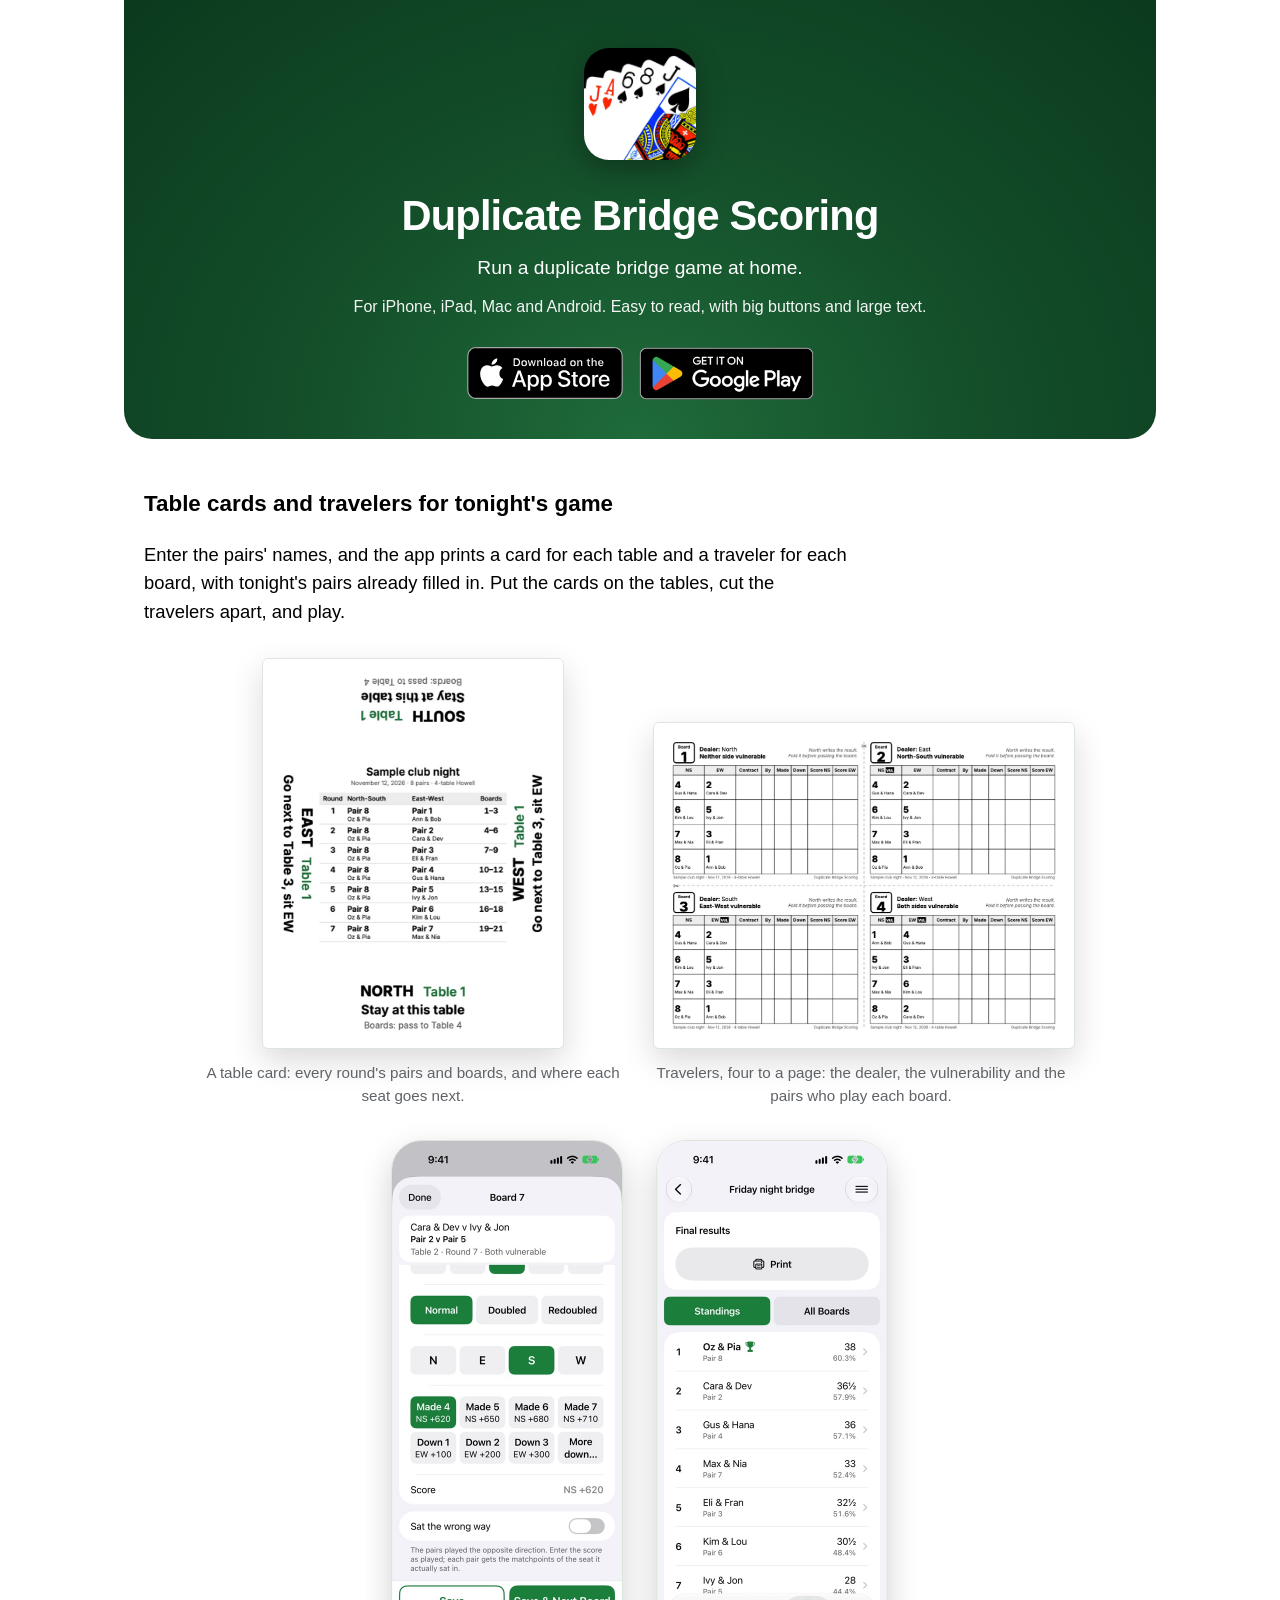
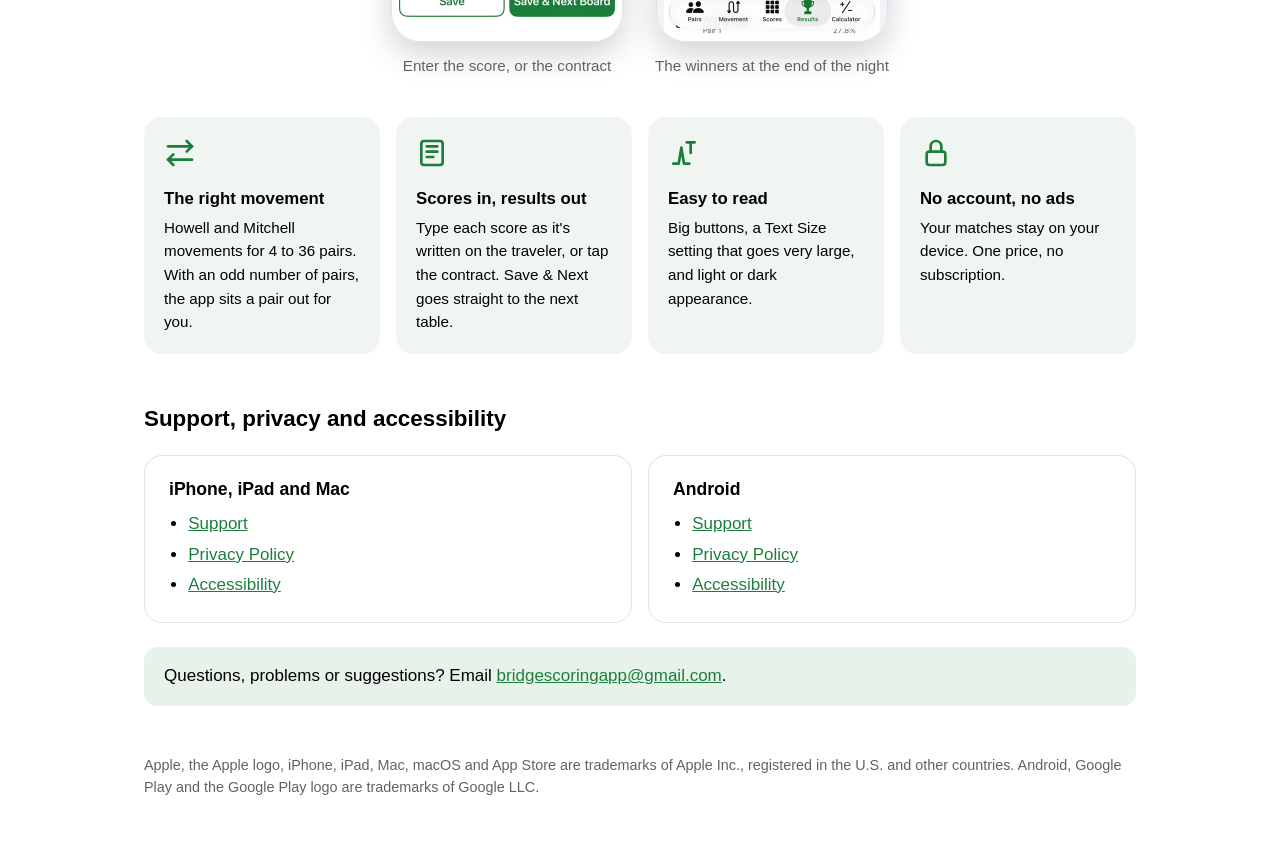
<file: index.html>
<!DOCTYPE html>
<html lang="en">
<head>
<meta charset="utf-8">
<meta name="viewport" content="width=device-width, initial-scale=1">
<title>Duplicate Bridge Scoring: score your home bridge game</title>
<meta name="description" content="Score a duplicate bridge game at home: Howell and Mitchell movements for 4 to 36 pairs, table cards and travelers printed for tonight's game, and the winners at the end of the night. Easy to read, with big buttons and large text.">
<link rel="icon" href="images/icon.png">
<link rel="stylesheet" href="style.css">
<style>
  body { max-width: 62rem; padding-top: 0; }

  .hero { margin: 0 -1.25rem; padding: 3rem 1.25rem 2.5rem; text-align: center; color: #fff;
          background: radial-gradient(ellipse at 50% 100%, #1f6b3a 0%, #134d29 50%, #0b3a1e 100%); border-radius: 0 0 28px 28px; }
  .hero > img { width: 112px; height: 112px; border-radius: 25px; box-shadow: 0 10px 30px rgb(0 0 0 / .3); }
  .hero h1 { font-size: 2.6rem; margin: 1rem 0 .25rem; letter-spacing: -.02em; }
  .hero p { font-size: 1.2rem; margin: 0 auto; max-width: 32rem; }
  .hero .platforms { margin-top: .75rem; font-size: 1rem; opacity: .95; max-width: none; text-wrap: balance; }
  /* Official store badges, unmodified (Apple and Google badge guidelines). Both show 52 px tall: Google's
     PNG has 41 of 250 px transparent padding on each side, taken back with negative margins. */
  .hero .badges { display: flex; justify-content: center; align-items: center; gap: 1rem; flex-wrap: wrap; margin-top: 1.75rem; }
  .hero .badges a { display: block; line-height: 0; border-radius: 10px; }
  .hero .badges a:focus-visible { outline: 3px solid #fff; outline-offset: 3px; }
  .hero .badges .apple { width: 156px; height: 52px; }
  .hero .badges .google { width: 199px; height: 77px; margin: -12.6px; }

  h2 { font-size: 1.4rem; margin-top: 3rem; }
  .lead { font-size: 1.15rem; max-width: 44rem; }

  .prints { display: flex; justify-content: center; align-items: flex-end; gap: 2rem; flex-wrap: wrap; margin: 2rem 0 1rem; }
  .prints figure { margin: 0; text-align: center; }
  .prints img { display: block; margin: 0 auto .75rem; height: auto; background: #fff; border: 1px solid var(--line);
                border-radius: 6px; box-shadow: 0 12px 32px rgb(0 0 0 / .15); }
  .prints .card img { width: 300px; }
  .prints .travelers img { width: 420px; max-width: 100%; }
  .prints figcaption, .shots figcaption { font-size: .95rem; color: var(--muted); max-width: 26rem; }

  .shots { display: flex; justify-content: center; align-items: flex-end; gap: 2rem; flex-wrap: wrap; margin: 2rem 0 1rem; }
  .shots figure { margin: 0; text-align: center; }
  .shots img { display: block; width: 230px; height: auto; margin: 0 auto .75rem; border-radius: 30px;
               border: 1px solid var(--line); box-shadow: 0 12px 32px rgb(0 0 0 / .18); }

  .features { display: grid; grid-template-columns: repeat(auto-fit, minmax(13rem, 1fr)); gap: 1rem; margin-top: 2.5rem; }
  .feature { background: var(--card); border-radius: 18px; padding: 1.25rem; }
  .feature svg { width: 32px; height: 32px; color: var(--accent); }
  .feature h3 { margin: .5rem 0 .25rem; font-size: 1.05rem; }
  .feature p { margin: 0; font-size: .95rem; }

  .apps { display: grid; grid-template-columns: repeat(auto-fit, minmax(16rem, 1fr)); gap: 1rem; }
  .app { border: 1px solid var(--line); border-radius: 18px; padding: 1.25rem 1.5rem; }
  .app h3 { margin: 0 0 .5rem; font-size: 1.1rem; }
  .app ul { margin: 0; padding-left: 1.2rem; }
  .app li { margin: .25rem 0; }
  .contact { margin-top: 1.5rem; }
</style>
</head>
<body>
<header class="hero">
  <img src="images/icon.png" alt="">
  <h1>Duplicate Bridge Scoring</h1>
  <p>Run a duplicate bridge game at home.</p>
  <p class="platforms">For iPhone, iPad, Mac and Android. Easy to read, with big buttons and large text.</p>
  <div class="badges">
    <a href="https://apps.apple.com/app/id606651615"><img class="apple" src="images/app-store-badge.svg" width="156" height="52" alt="Download on the App Store"></a>
    <a href="https://play.google.com/store/apps/details?id=com.ricksterware.BridgeScoringApp"><img class="google" src="images/google-play-badge.png" width="200" height="77" alt="Get it on Google Play"></a>
  </div>
</header>

<main>
<h2>Table cards and travelers for tonight's game</h2>
<p class="lead">Enter the pairs' names, and the app prints a card for each table and a traveler for each board, with tonight's pairs already filled in. Put the cards on the tables, cut the travelers apart, and play.</p>
<div class="prints">
  <figure class="card">
    <img src="images/table-card.jpg" width="772" height="1000" alt="A printed table card for Table 1: the pairs and boards for each round, and where North, South, East and West go next, printed facing each seat">
    <figcaption>A table card: every round's pairs and boards, and where each seat goes next.</figcaption>
  </figure>
  <figure class="travelers">
    <img src="images/travelers.jpg" width="1200" height="927" alt="A printed page of four travelers, boards 1 to 4, each with the dealer, vulnerability and the pairs who play it, with cut lines between them">
    <figcaption>Travelers, four to a page: the dealer, the vulnerability and the pairs who play each board.</figcaption>
  </figure>
</div>

<div class="shots">
  <figure>
    <img src="images/iphone-contract.jpg" width="460" height="1000" alt="iPhone: entering a result for Board 7 by contract, by South, made 4, with the score under each result button">
    <figcaption>Enter the score, or the contract</figcaption>
  </figure>
  <figure>
    <img src="images/iphone-results.jpg" width="460" height="1000" alt="iPhone: the final results of a match, the winning pair first with a trophy, then every pair with its percentage">
    <figcaption>The winners at the end of the night</figcaption>
  </figure>
</div>

<section class="features" aria-label="Features">
  <div class="feature">
    <svg viewBox="0 0 24 24" fill="none" stroke="currentColor" stroke-width="2" stroke-linecap="round" stroke-linejoin="round" aria-hidden="true"><path d="M17 3l4 4-4 4"/><path d="M3 7h18"/><path d="M7 21l-4-4 4-4"/><path d="M21 17H3"/></svg>
    <h3>The right movement</h3>
    <p>Howell and Mitchell movements for 4 to 36 pairs. With an odd number of pairs, the app sits a pair out for you.</p>
  </div>
  <div class="feature">
    <svg viewBox="0 0 24 24" fill="none" stroke="currentColor" stroke-width="2" stroke-linecap="round" stroke-linejoin="round" aria-hidden="true"><rect x="4" y="3" width="16" height="18" rx="2"/><path d="M8 7h8M8 11h8M8 15h5"/></svg>
    <h3>Scores in, results out</h3>
    <p>Type each score as it's written on the traveler, or tap the contract. Save &amp; Next goes straight to the next table.</p>
  </div>
  <div class="feature">
    <svg viewBox="0 0 24 24" fill="none" stroke="currentColor" stroke-width="2" stroke-linecap="round" stroke-linejoin="round" aria-hidden="true"><path d="M4 20h4l2-12 2 12h4"/><path d="M14 4h6M17 4v8"/></svg>
    <h3>Easy to read</h3>
    <p>Big buttons, a Text Size setting that goes very large, and light or dark appearance.</p>
  </div>
  <div class="feature">
    <svg viewBox="0 0 24 24" fill="none" stroke="currentColor" stroke-width="2" stroke-linecap="round" stroke-linejoin="round" aria-hidden="true"><rect x="5" y="11" width="14" height="10" rx="2"/><path d="M8 11V7a4 4 0 0 1 8 0v4"/></svg>
    <h3>No account, no ads</h3>
    <p>Your matches stay on your device. One price, no subscription.</p>
  </div>
</section>

<h2>Support, privacy and accessibility</h2>
<div class="apps">
  <section class="app" aria-labelledby="ios">
    <h3 id="ios">iPhone, iPad and Mac</h3>
    <ul>
      <li><a href="ios/">Support</a></li>
      <li><a href="ios/privacy.html">Privacy Policy</a></li>
      <li><a href="ios/accessibility.html">Accessibility</a></li>
    </ul>
  </section>
  <section class="app" aria-labelledby="android">
    <h3 id="android">Android</h3>
    <ul>
      <li><a href="android/">Support</a></li>
      <li><a href="android/privacy.html">Privacy Policy</a></li>
      <li><a href="android/accessibility.html">Accessibility</a></li>
    </ul>
  </section>
</div>

<div class="contact">
  <p style="margin:0">Questions, problems or suggestions? Email <a href="mailto:bridgescoringapp@gmail.com?subject=Bridge%20Scores%20support">bridgescoringapp@gmail.com</a>.</p>
</div>
</main>

<footer>Apple, the Apple logo, iPhone, iPad, Mac, macOS and App Store are trademarks of Apple Inc., registered in the U.S. and other countries.
Android, Google Play and the Google Play logo are trademarks of Google LLC.</footer>
</body>
</html>
</file>
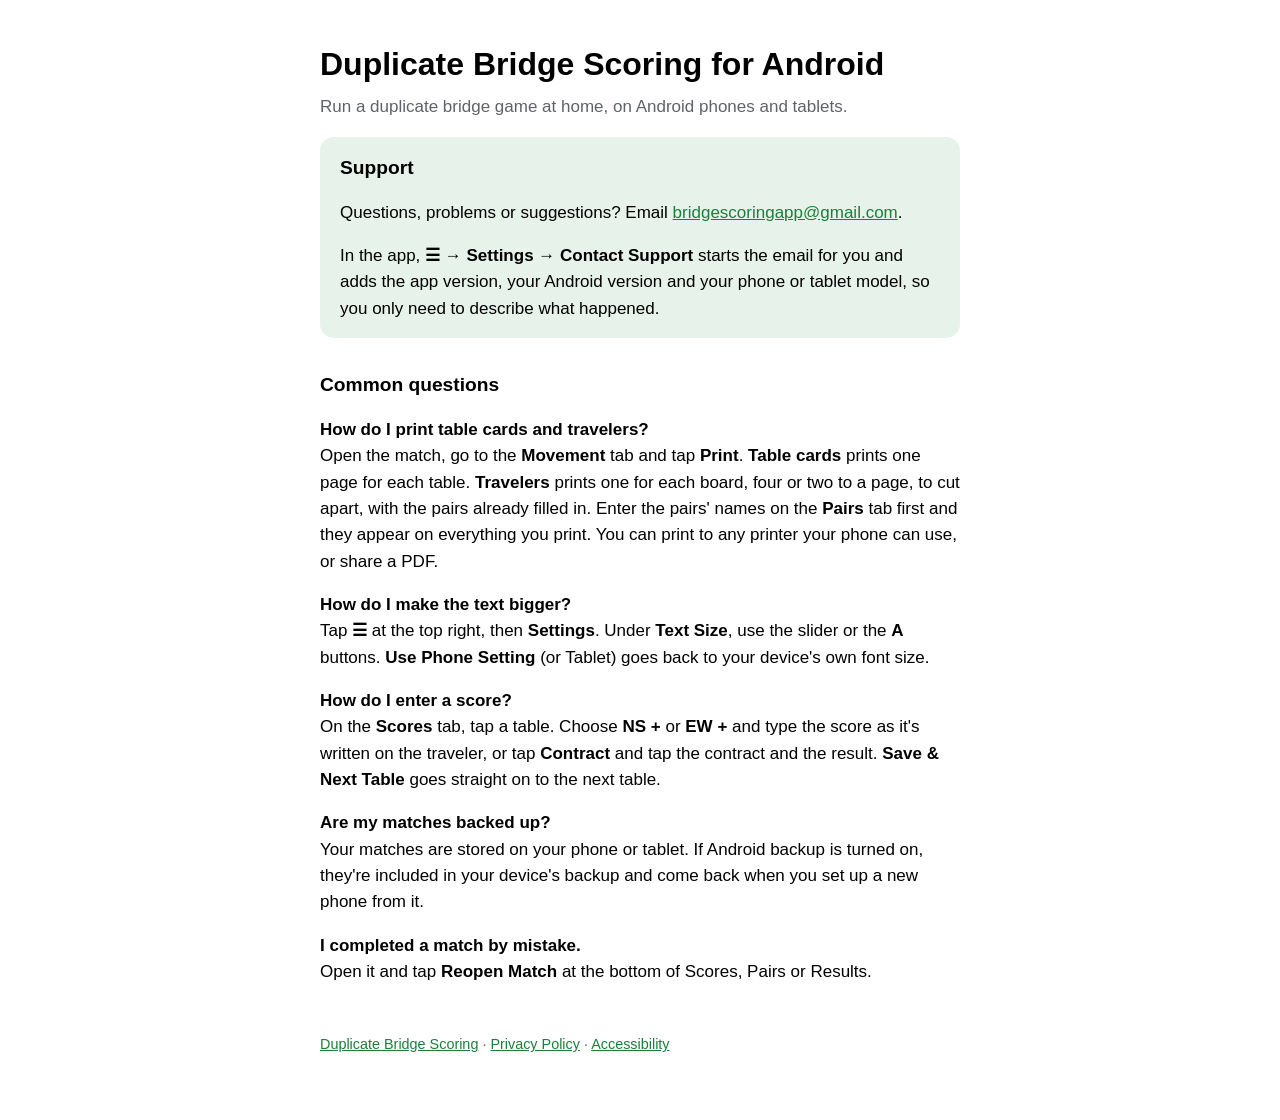
<file: android/index.html>
<!DOCTYPE html>
<html lang="en">
<head>
<meta charset="utf-8">
<meta name="viewport" content="width=device-width, initial-scale=1">
<title>Duplicate Bridge Scoring for Android Support</title>
<link rel="icon" href="../images/icon.png">
<link rel="stylesheet" href="../style.css">
</head>
<body>
<h1>Duplicate Bridge Scoring for Android</h1>
<p class="tagline">Run a duplicate bridge game at home, on Android phones and tablets.</p>

<div class="contact">
<h2 style="margin-top:0">Support</h2>
<p>Questions, problems or suggestions? Email <a href="mailto:bridgescoringapp@gmail.com?subject=Bridge%20Scores%20support">bridgescoringapp@gmail.com</a>.</p>
<p style="margin-bottom:0">In the app, <strong>☰ → Settings → Contact Support</strong> starts the email for you and adds the app version, your Android version and your phone or tablet model, so you only need to describe what happened.</p>
</div>

<h2>Common questions</h2>
<p><strong>How do I print table cards and travelers?</strong><br>
Open the match, go to the <strong>Movement</strong> tab and tap <strong>Print</strong>. <strong>Table cards</strong> prints one page for each table. <strong>Travelers</strong> prints one for each board, four or two to a page, to cut apart, with the pairs already filled in. Enter the pairs' names on the <strong>Pairs</strong> tab first and they appear on everything you print. You can print to any printer your phone can use, or share a PDF.</p>
<p><strong>How do I make the text bigger?</strong><br>
Tap <strong>☰</strong> at the top right, then <strong>Settings</strong>. Under <strong>Text Size</strong>, use the slider or the <strong>A</strong> buttons. <strong>Use Phone Setting</strong> (or Tablet) goes back to your device's own font size.</p>
<p><strong>How do I enter a score?</strong><br>
On the <strong>Scores</strong> tab, tap a table. Choose <strong>NS +</strong> or <strong>EW +</strong> and type the score as it's written on the traveler, or tap <strong>Contract</strong> and tap the contract and the result. <strong>Save &amp; Next Table</strong> goes straight on to the next table.</p>
<p><strong>Are my matches backed up?</strong><br>
Your matches are stored on your phone or tablet. If Android backup is turned on, they're included in your device's backup and come back when you set up a new phone from it.</p>
<p><strong>I completed a match by mistake.</strong><br>
Open it and tap <strong>Reopen Match</strong> at the bottom of Scores, Pairs or Results.</p>

<footer><a href="../">Duplicate Bridge Scoring</a> · <a href="privacy.html">Privacy Policy</a> · <a href="accessibility.html">Accessibility</a></footer>
</body>
</html>
</file>
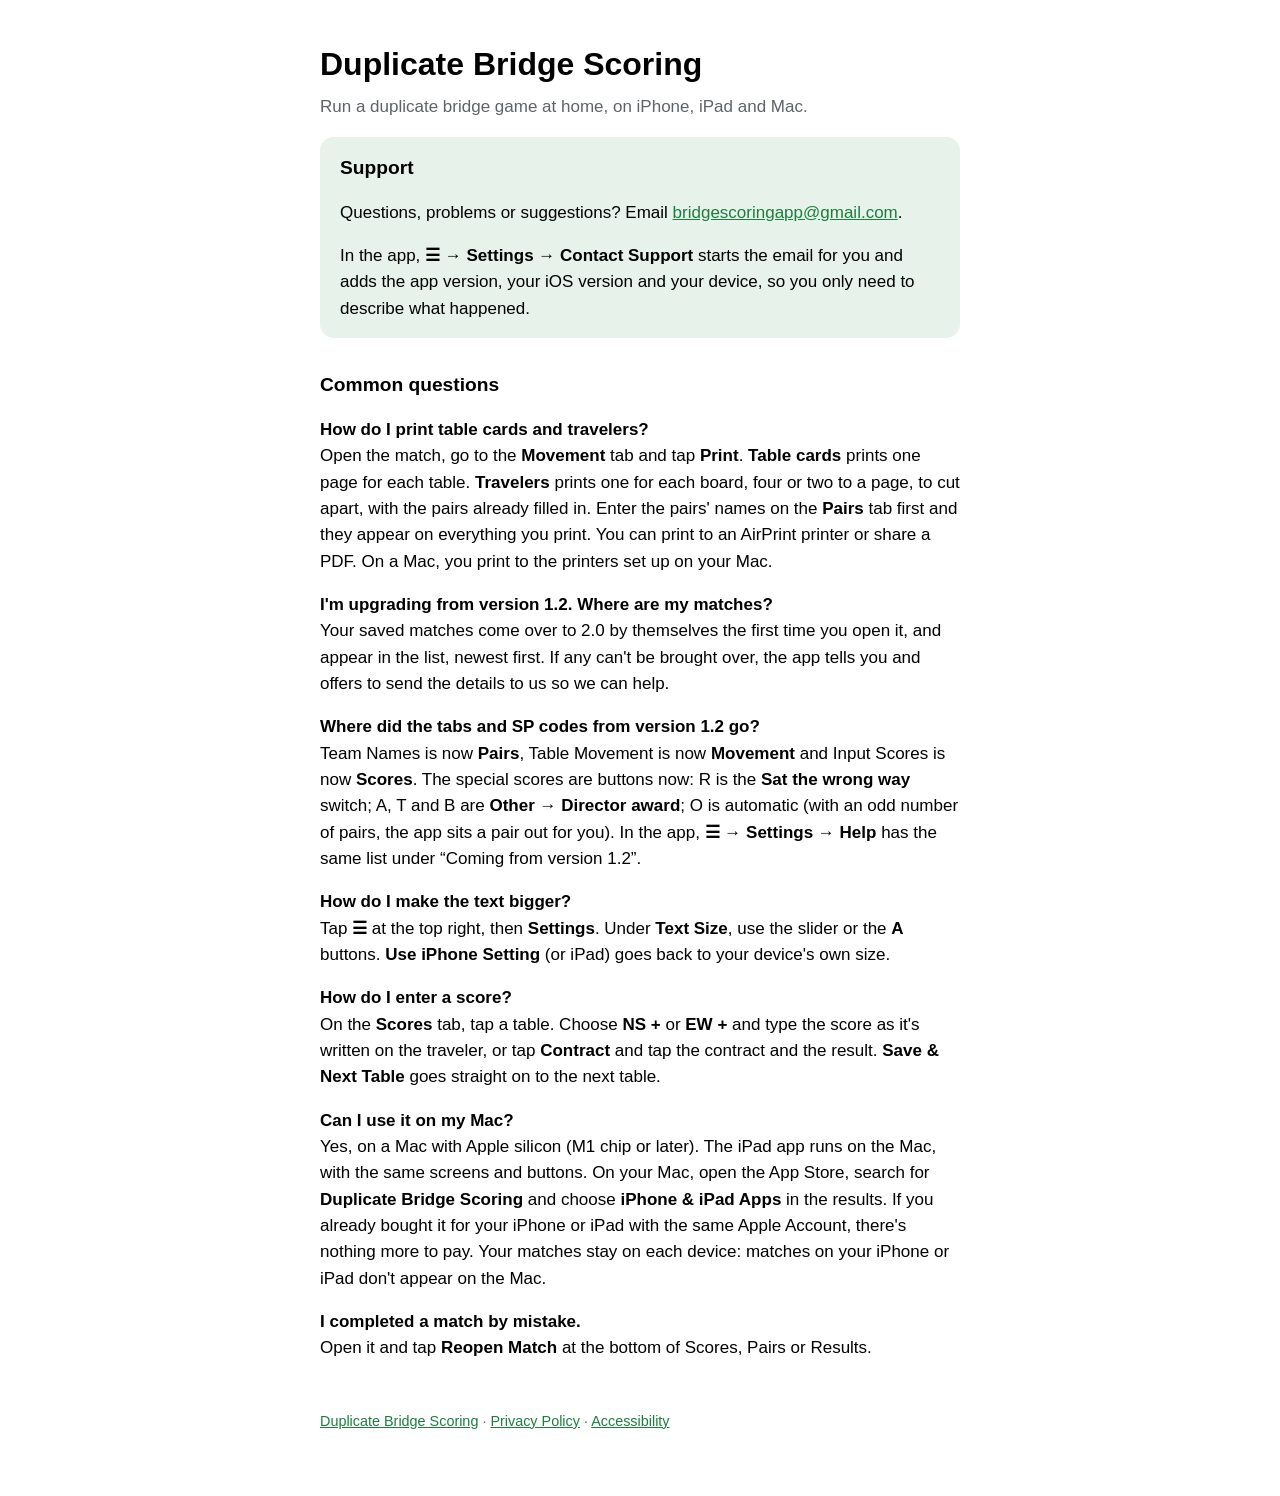
<file: ios/index.html>
<!DOCTYPE html>
<html lang="en">
<head>
<meta charset="utf-8">
<meta name="viewport" content="width=device-width, initial-scale=1">
<title>Duplicate Bridge Scoring Support</title>
<link rel="icon" href="../images/icon.png">
<link rel="stylesheet" href="../style.css">
</head>
<body>
<h1>Duplicate Bridge Scoring</h1>
<p class="tagline">Run a duplicate bridge game at home, on iPhone, iPad and Mac.</p>

<div class="contact">
<h2 style="margin-top:0">Support</h2>
<p>Questions, problems or suggestions? Email <a href="mailto:bridgescoringapp@gmail.com?subject=Bridge%20Scores%20support">bridgescoringapp@gmail.com</a>.</p>
<p style="margin-bottom:0">In the app, <strong>☰ → Settings → Contact Support</strong> starts the email for you and adds the app version, your iOS version and your device, so you only need to describe what happened.</p>
</div>

<h2>Common questions</h2>
<p><strong>How do I print table cards and travelers?</strong><br>
Open the match, go to the <strong>Movement</strong> tab and tap <strong>Print</strong>. <strong>Table cards</strong> prints one page for each table. <strong>Travelers</strong> prints one for each board, four or two to a page, to cut apart, with the pairs already filled in. Enter the pairs' names on the <strong>Pairs</strong> tab first and they appear on everything you print. You can print to an AirPrint printer or share a PDF. On a Mac, you print to the printers set up on your Mac.</p>
<p><strong>I'm upgrading from version 1.2. Where are my matches?</strong><br>
Your saved matches come over to 2.0 by themselves the first time you open it, and appear in the list, newest first. If any can't be brought over, the app tells you and offers to send the details to us so we can help.</p>
<p><strong>Where did the tabs and SP codes from version 1.2 go?</strong><br>
Team Names is now <strong>Pairs</strong>, Table Movement is now <strong>Movement</strong> and Input Scores is now <strong>Scores</strong>. The special scores are buttons now: R is the <strong>Sat the wrong way</strong> switch; A, T and B are <strong>Other → Director award</strong>; O is automatic (with an odd number of pairs, the app sits a pair out for you). In the app, <strong>☰ → Settings → Help</strong> has the same list under “Coming from version 1.2”.</p>
<p><strong>How do I make the text bigger?</strong><br>
Tap <strong>☰</strong> at the top right, then <strong>Settings</strong>. Under <strong>Text Size</strong>, use the slider or the <strong>A</strong> buttons. <strong>Use iPhone Setting</strong> (or iPad) goes back to your device's own size.</p>
<p><strong>How do I enter a score?</strong><br>
On the <strong>Scores</strong> tab, tap a table. Choose <strong>NS +</strong> or <strong>EW +</strong> and type the score as it's written on the traveler, or tap <strong>Contract</strong> and tap the contract and the result. <strong>Save &amp; Next Table</strong> goes straight on to the next table.</p>
<p><strong>Can I use it on my Mac?</strong><br>
Yes, on a Mac with Apple silicon (M1 chip or later). The iPad app runs on the Mac, with the same screens and buttons. On your Mac, open the App Store, search for <strong>Duplicate Bridge Scoring</strong> and choose <strong>iPhone &amp; iPad Apps</strong> in the results. If you already bought it for your iPhone or iPad with the same Apple Account, there's nothing more to pay. Your matches stay on each device: matches on your iPhone or iPad don't appear on the Mac.</p>
<p><strong>I completed a match by mistake.</strong><br>
Open it and tap <strong>Reopen Match</strong> at the bottom of Scores, Pairs or Results.</p>

<footer><a href="../">Duplicate Bridge Scoring</a> · <a href="privacy.html">Privacy Policy</a> · <a href="accessibility.html">Accessibility</a></footer>
</body>
</html>
</file>
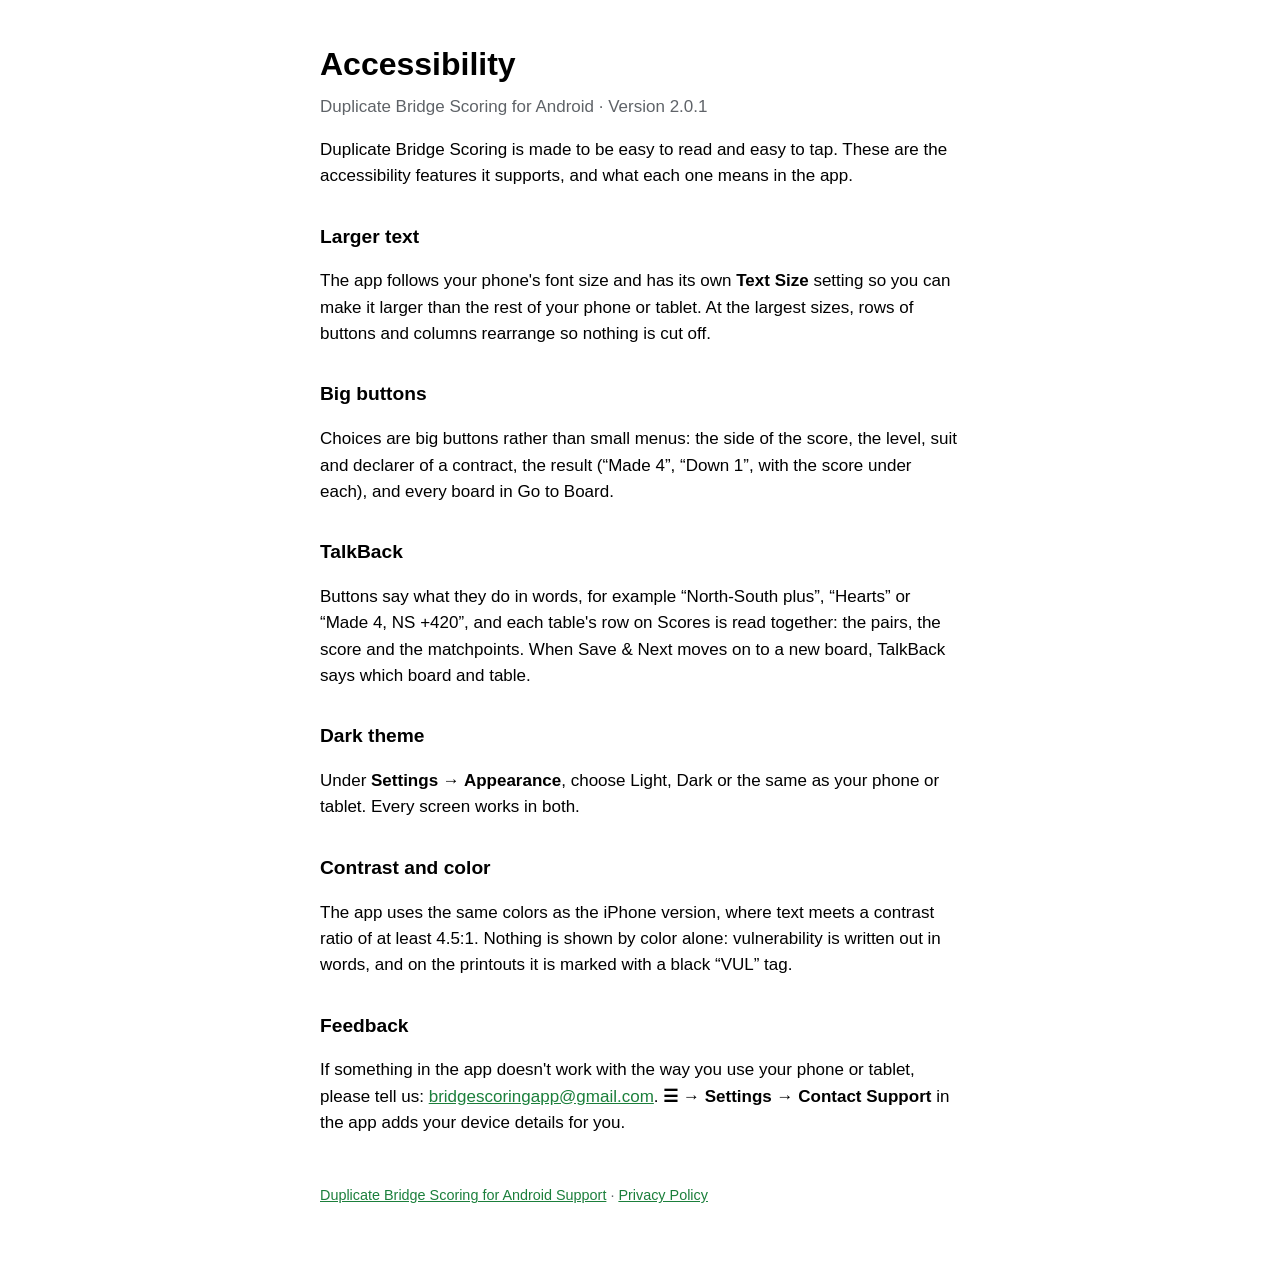
<file: android/accessibility.html>
<!DOCTYPE html>
<html lang="en">
<head>
<meta charset="utf-8">
<meta name="viewport" content="width=device-width, initial-scale=1">
<title>Duplicate Bridge Scoring for Android Accessibility</title>
<link rel="icon" href="../images/icon.png">
<link rel="stylesheet" href="../style.css">
</head>
<body>
<h1>Accessibility</h1>
<p class="tagline">Duplicate Bridge Scoring for Android · Version 2.0.1</p>

<p>Duplicate Bridge Scoring is made to be easy to read and easy to tap. These are the accessibility features it supports, and what each one means in the app.</p>

<h2>Larger text</h2>
<p>The app follows your phone's font size and has its own <strong>Text Size</strong> setting so you can make it larger than the rest of your phone or tablet. At the largest sizes, rows of buttons and columns rearrange so nothing is cut off.</p>

<h2>Big buttons</h2>
<p>Choices are big buttons rather than small menus: the side of the score, the level, suit and declarer of a contract, the result (“Made 4”, “Down 1”, with the score under each), and every board in Go to Board.</p>

<h2>TalkBack</h2>
<p>Buttons say what they do in words, for example “North-South plus”, “Hearts” or “Made 4, NS +420”, and each table's row on Scores is read together: the pairs, the score and the matchpoints. When Save &amp; Next moves on to a new board, TalkBack says which board and table.</p>

<h2>Dark theme</h2>
<p>Under <strong>Settings → Appearance</strong>, choose Light, Dark or the same as your phone or tablet. Every screen works in both.</p>

<h2>Contrast and color</h2>
<p>The app uses the same colors as the iPhone version, where text meets a contrast ratio of at least 4.5:1. Nothing is shown by color alone: vulnerability is written out in words, and on the printouts it is marked with a black “VUL” tag.</p>

<h2>Feedback</h2>
<p>If something in the app doesn't work with the way you use your phone or tablet, please tell us: <a href="mailto:bridgescoringapp@gmail.com?subject=Bridge%20Scores%20accessibility">bridgescoringapp@gmail.com</a>. <strong>☰ → Settings → Contact Support</strong> in the app adds your device details for you.</p>

<footer><a href="index.html">Duplicate Bridge Scoring for Android Support</a> · <a href="privacy.html">Privacy Policy</a></footer>
</body>
</html>
</file>
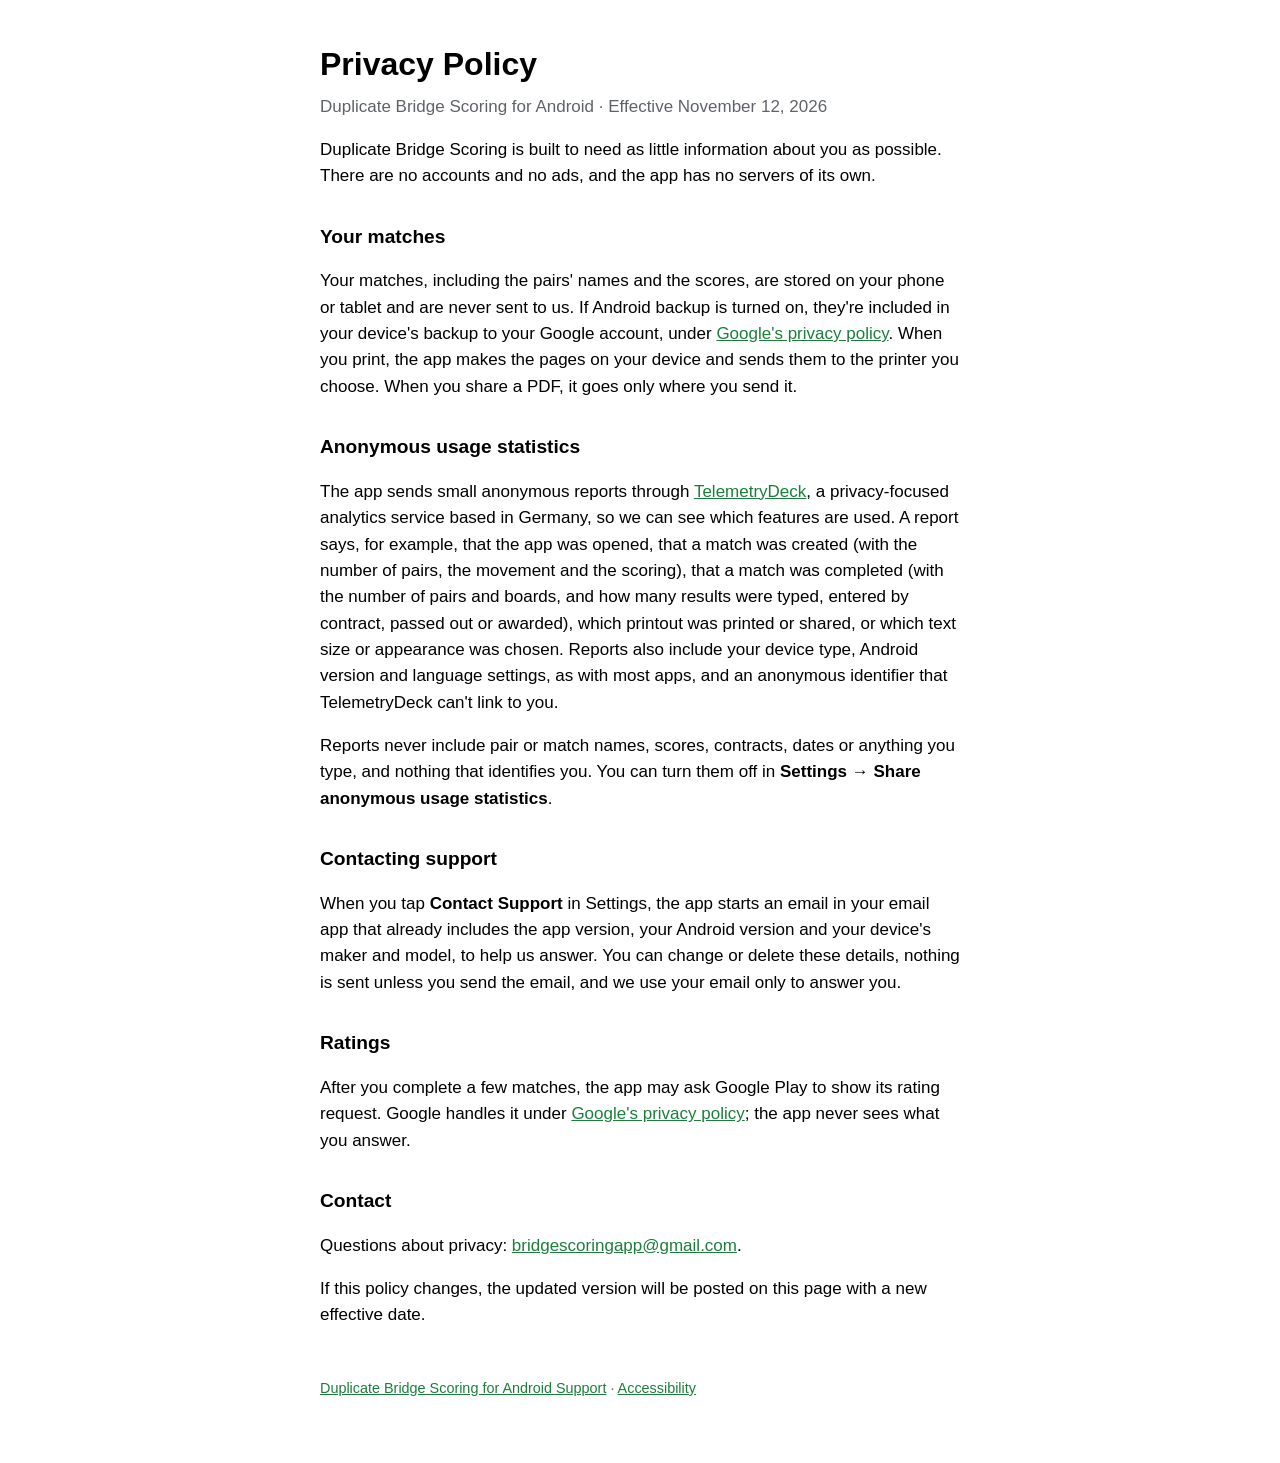
<file: android/privacy.html>
<!DOCTYPE html>
<html lang="en">
<head>
<meta charset="utf-8">
<meta name="viewport" content="width=device-width, initial-scale=1">
<title>Duplicate Bridge Scoring for Android Privacy Policy</title>
<link rel="icon" href="../images/icon.png">
<link rel="stylesheet" href="../style.css">
</head>
<body>
<h1>Privacy Policy</h1>
<p class="tagline">Duplicate Bridge Scoring for Android · Effective November 12, 2026</p>

<p>Duplicate Bridge Scoring is built to need as little information about you as possible. There are no accounts and no ads, and the app has no servers of its own.</p>

<h2>Your matches</h2>
<p>Your matches, including the pairs' names and the scores, are stored on your phone or tablet and are never sent to us. If Android backup is turned on, they're included in your device's backup to your Google account, under <a href="https://policies.google.com/privacy">Google's privacy policy</a>. When you print, the app makes the pages on your device and sends them to the printer you choose. When you share a PDF, it goes only where you send it.</p>

<h2>Anonymous usage statistics</h2>
<p>The app sends small anonymous reports through <a href="https://telemetrydeck.com/privacy/">TelemetryDeck</a>, a privacy-focused analytics service based in Germany, so we can see which features are used. A report says, for example, that the app was opened, that a match was created (with the number of pairs, the movement and the scoring), that a match was completed (with the number of pairs and boards, and how many results were typed, entered by contract, passed out or awarded), which printout was printed or shared, or which text size or appearance was chosen. Reports also include your device type, Android version and language settings, as with most apps, and an anonymous identifier that TelemetryDeck can't link to you.</p>
<p>Reports never include pair or match names, scores, contracts, dates or anything you type, and nothing that identifies you. You can turn them off in <strong>Settings → Share anonymous usage statistics</strong>.</p>

<h2>Contacting support</h2>
<p>When you tap <strong>Contact Support</strong> in Settings, the app starts an email in your email app that already includes the app version, your Android version and your device's maker and model, to help us answer. You can change or delete these details, nothing is sent unless you send the email, and we use your email only to answer you.</p>

<h2>Ratings</h2>
<p>After you complete a few matches, the app may ask Google Play to show its rating request. Google handles it under <a href="https://policies.google.com/privacy">Google's privacy policy</a>; the app never sees what you answer.</p>

<h2>Contact</h2>
<p>Questions about privacy: <a href="mailto:bridgescoringapp@gmail.com">bridgescoringapp@gmail.com</a>.</p>
<p>If this policy changes, the updated version will be posted on this page with a new effective date.</p>

<footer><a href="index.html">Duplicate Bridge Scoring for Android Support</a> · <a href="accessibility.html">Accessibility</a></footer>
</body>
</html>
</file>
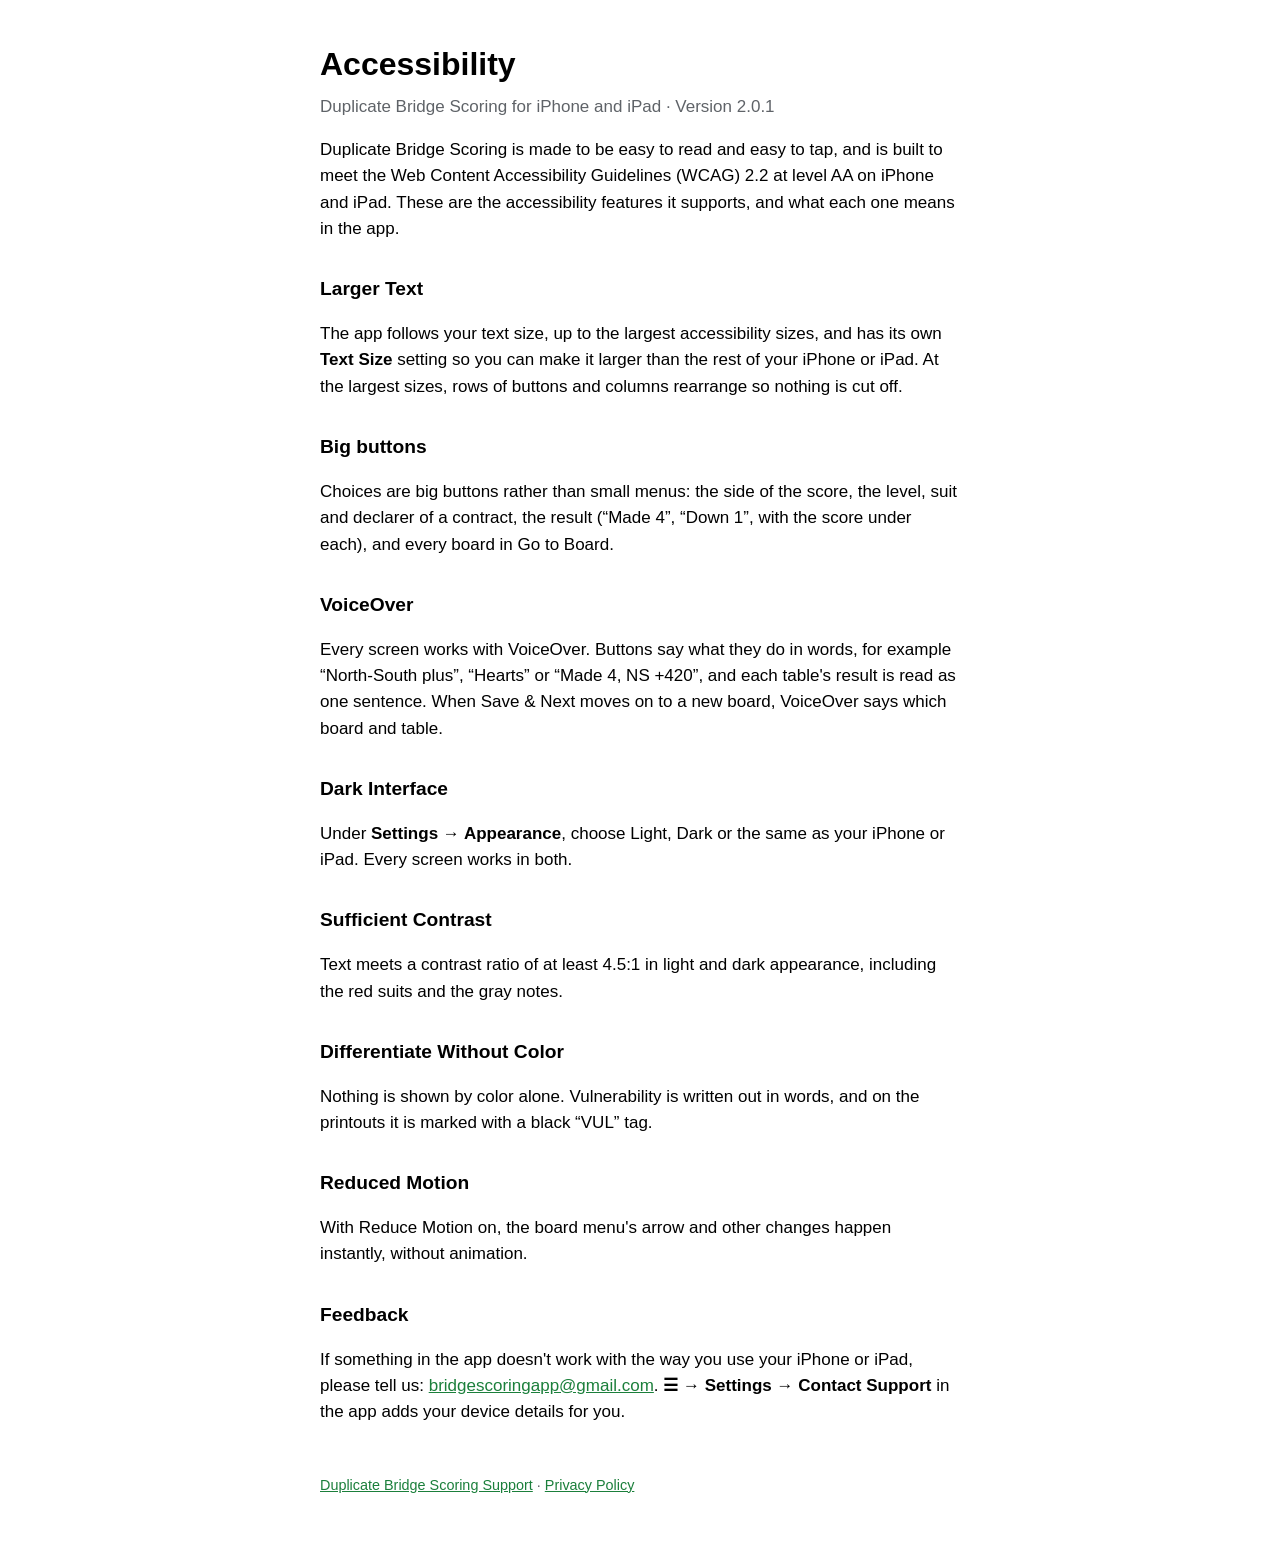
<file: ios/accessibility.html>
<!DOCTYPE html>
<html lang="en">
<head>
<meta charset="utf-8">
<meta name="viewport" content="width=device-width, initial-scale=1">
<title>Duplicate Bridge Scoring Accessibility</title>
<link rel="icon" href="../images/icon.png">
<link rel="stylesheet" href="../style.css">
</head>
<body>
<h1>Accessibility</h1>
<p class="tagline">Duplicate Bridge Scoring for iPhone and iPad · Version 2.0.1</p>

<p>Duplicate Bridge Scoring is made to be easy to read and easy to tap, and is built to meet the Web Content Accessibility Guidelines (WCAG) 2.2 at level AA on iPhone and iPad. These are the accessibility features it supports, and what each one means in the app.</p>

<h2>Larger Text</h2>
<p>The app follows your text size, up to the largest accessibility sizes, and has its own <strong>Text Size</strong> setting so you can make it larger than the rest of your iPhone or iPad. At the largest sizes, rows of buttons and columns rearrange so nothing is cut off.</p>

<h2>Big buttons</h2>
<p>Choices are big buttons rather than small menus: the side of the score, the level, suit and declarer of a contract, the result (“Made 4”, “Down 1”, with the score under each), and every board in Go to Board.</p>

<h2>VoiceOver</h2>
<p>Every screen works with VoiceOver. Buttons say what they do in words, for example “North-South plus”, “Hearts” or “Made 4, NS +420”, and each table's result is read as one sentence. When Save &amp; Next moves on to a new board, VoiceOver says which board and table.</p>

<h2>Dark Interface</h2>
<p>Under <strong>Settings → Appearance</strong>, choose Light, Dark or the same as your iPhone or iPad. Every screen works in both.</p>

<h2>Sufficient Contrast</h2>
<p>Text meets a contrast ratio of at least 4.5:1 in light and dark appearance, including the red suits and the gray notes.</p>

<h2>Differentiate Without Color</h2>
<p>Nothing is shown by color alone. Vulnerability is written out in words, and on the printouts it is marked with a black “VUL” tag.</p>

<h2>Reduced Motion</h2>
<p>With Reduce Motion on, the board menu's arrow and other changes happen instantly, without animation.</p>

<h2>Feedback</h2>
<p>If something in the app doesn't work with the way you use your iPhone or iPad, please tell us: <a href="mailto:bridgescoringapp@gmail.com?subject=Bridge%20Scores%20accessibility">bridgescoringapp@gmail.com</a>. <strong>☰ → Settings → Contact Support</strong> in the app adds your device details for you.</p>

<footer><a href="index.html">Duplicate Bridge Scoring Support</a> · <a href="privacy.html">Privacy Policy</a></footer>
</body>
</html>
</file>
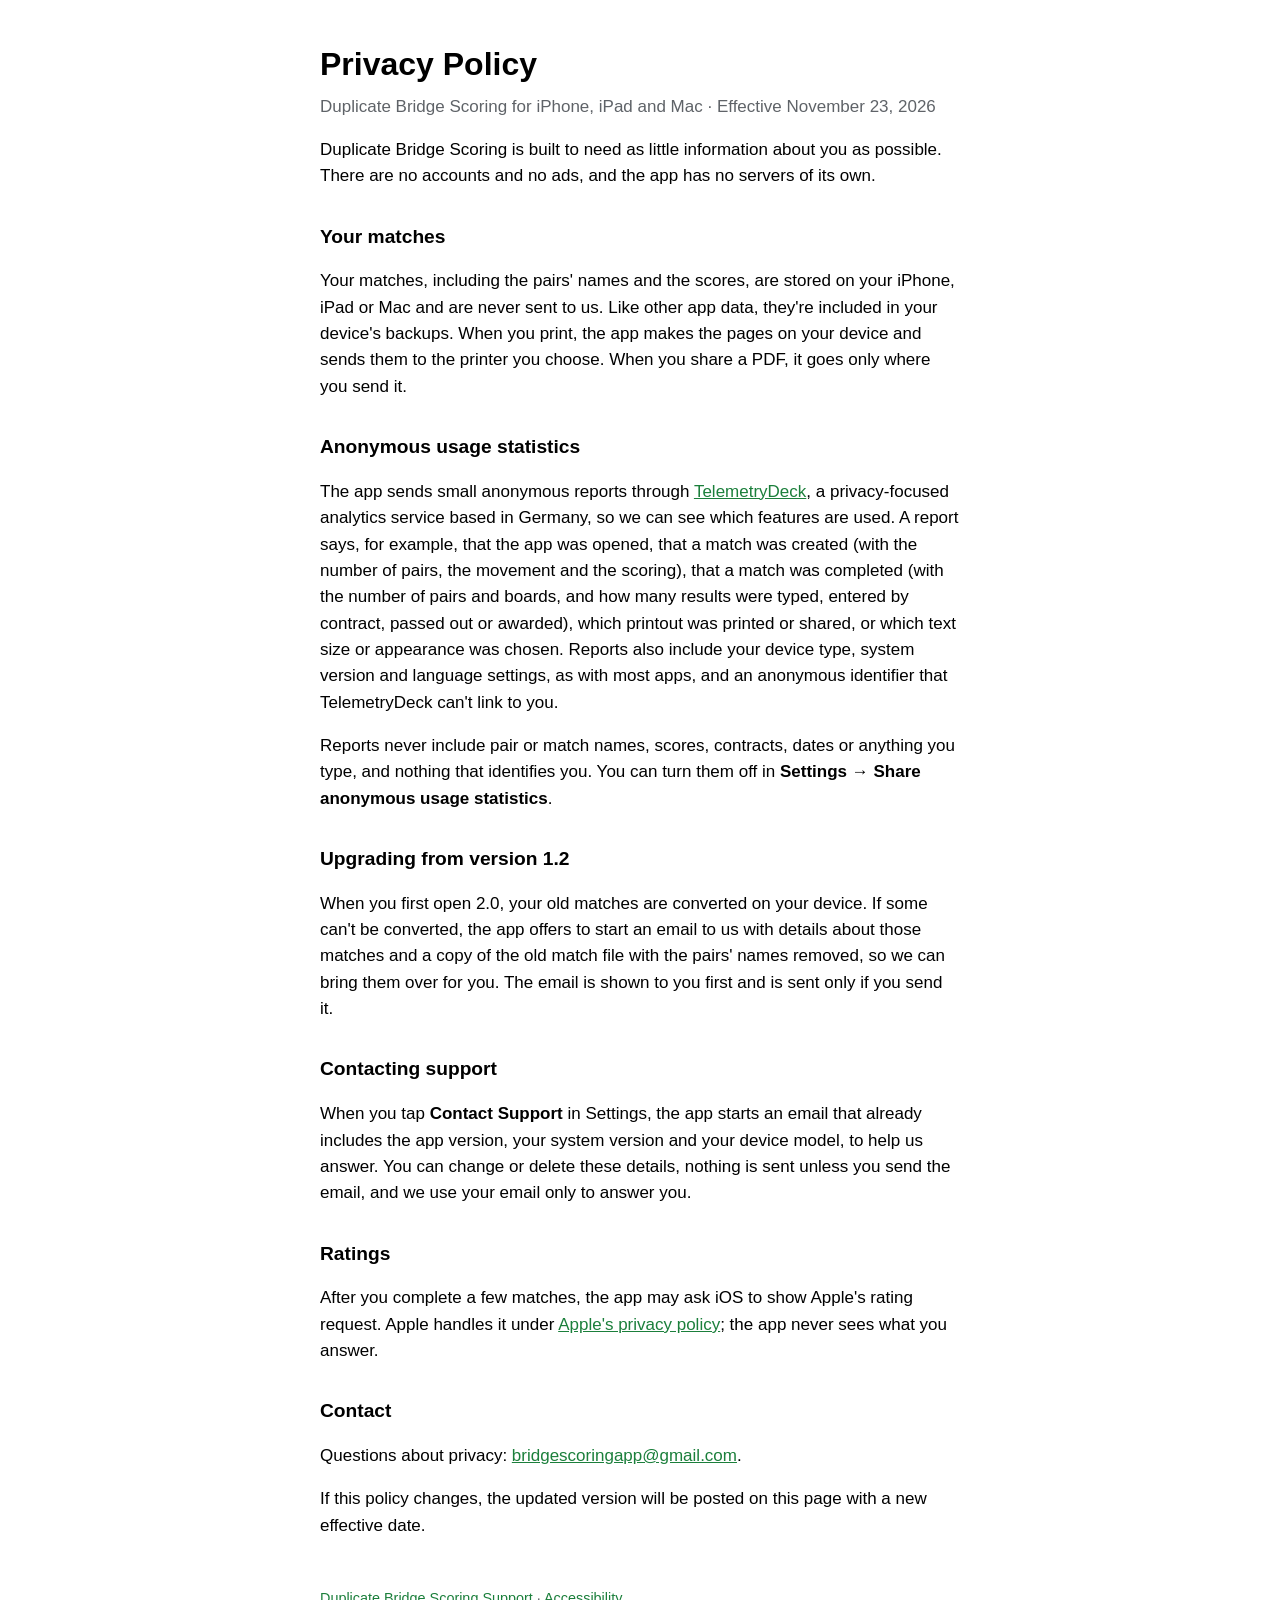
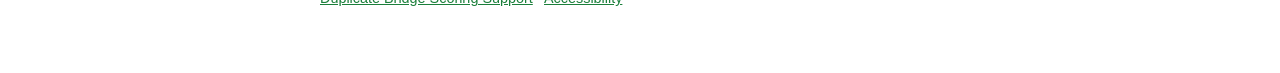
<file: ios/privacy.html>
<!DOCTYPE html>
<html lang="en">
<head>
<meta charset="utf-8">
<meta name="viewport" content="width=device-width, initial-scale=1">
<title>Duplicate Bridge Scoring Privacy Policy</title>
<link rel="icon" href="../images/icon.png">
<link rel="stylesheet" href="../style.css">
</head>
<body>
<h1>Privacy Policy</h1>
<p class="tagline">Duplicate Bridge Scoring for iPhone, iPad and Mac · Effective November 23, 2026</p>

<p>Duplicate Bridge Scoring is built to need as little information about you as possible. There are no accounts and no ads, and the app has no servers of its own.</p>

<h2>Your matches</h2>
<p>Your matches, including the pairs' names and the scores, are stored on your iPhone, iPad or Mac and are never sent to us. Like other app data, they're included in your device's backups. When you print, the app makes the pages on your device and sends them to the printer you choose. When you share a PDF, it goes only where you send it.</p>

<h2>Anonymous usage statistics</h2>
<p>The app sends small anonymous reports through <a href="https://telemetrydeck.com/privacy/">TelemetryDeck</a>, a privacy-focused analytics service based in Germany, so we can see which features are used. A report says, for example, that the app was opened, that a match was created (with the number of pairs, the movement and the scoring), that a match was completed (with the number of pairs and boards, and how many results were typed, entered by contract, passed out or awarded), which printout was printed or shared, or which text size or appearance was chosen. Reports also include your device type, system version and language settings, as with most apps, and an anonymous identifier that TelemetryDeck can't link to you.</p>
<p>Reports never include pair or match names, scores, contracts, dates or anything you type, and nothing that identifies you. You can turn them off in <strong>Settings → Share anonymous usage statistics</strong>.</p>

<h2>Upgrading from version 1.2</h2>
<p>When you first open 2.0, your old matches are converted on your device. If some can't be converted, the app offers to start an email to us with details about those matches and a copy of the old match file with the pairs' names removed, so we can bring them over for you. The email is shown to you first and is sent only if you send it.</p>

<h2>Contacting support</h2>
<p>When you tap <strong>Contact Support</strong> in Settings, the app starts an email that already includes the app version, your system version and your device model, to help us answer. You can change or delete these details, nothing is sent unless you send the email, and we use your email only to answer you.</p>

<h2>Ratings</h2>
<p>After you complete a few matches, the app may ask iOS to show Apple's rating request. Apple handles it under <a href="https://www.apple.com/legal/privacy/">Apple's privacy policy</a>; the app never sees what you answer.</p>

<h2>Contact</h2>
<p>Questions about privacy: <a href="mailto:bridgescoringapp@gmail.com">bridgescoringapp@gmail.com</a>.</p>
<p>If this policy changes, the updated version will be posted on this page with a new effective date.</p>

<footer><a href="index.html">Duplicate Bridge Scoring Support</a> · <a href="accessibility.html">Accessibility</a></footer>
</body>
</html>
</file>
<file: style.css>
/* The app's green (AccentColor): #1b7f3b is 5.3:1 on white; #4cd07d is 9:1 on the dark background. */
:root { color-scheme: light dark; --accent: #1b7f3b; --muted: #5f6368; --card: #f1f5f2; --line: #dde5df; }
@media (prefers-color-scheme: dark) { :root { --accent: #4cd07d; --muted: #b3b9b5; --card: #1f2621; --line: #39443c; } }
body { font: 17px/1.55 -apple-system, BlinkMacSystemFont, "Helvetica Neue", sans-serif; max-width: 40rem; margin: 0 auto; padding: 2.5rem 1.25rem 4rem; }
h1 { font-size: 2rem; margin: 0 0 .25rem; }
h2 { font-size: 1.2rem; margin-top: 2rem; }
.tagline { color: var(--muted); margin-top: 0; }
a { color: var(--accent); }
.contact { padding: 1rem 1.25rem; border-radius: 14px; background: color-mix(in srgb, var(--accent) 10%, transparent); }
footer { margin-top: 3rem; font-size: .9rem; color: var(--muted); }
</file>
